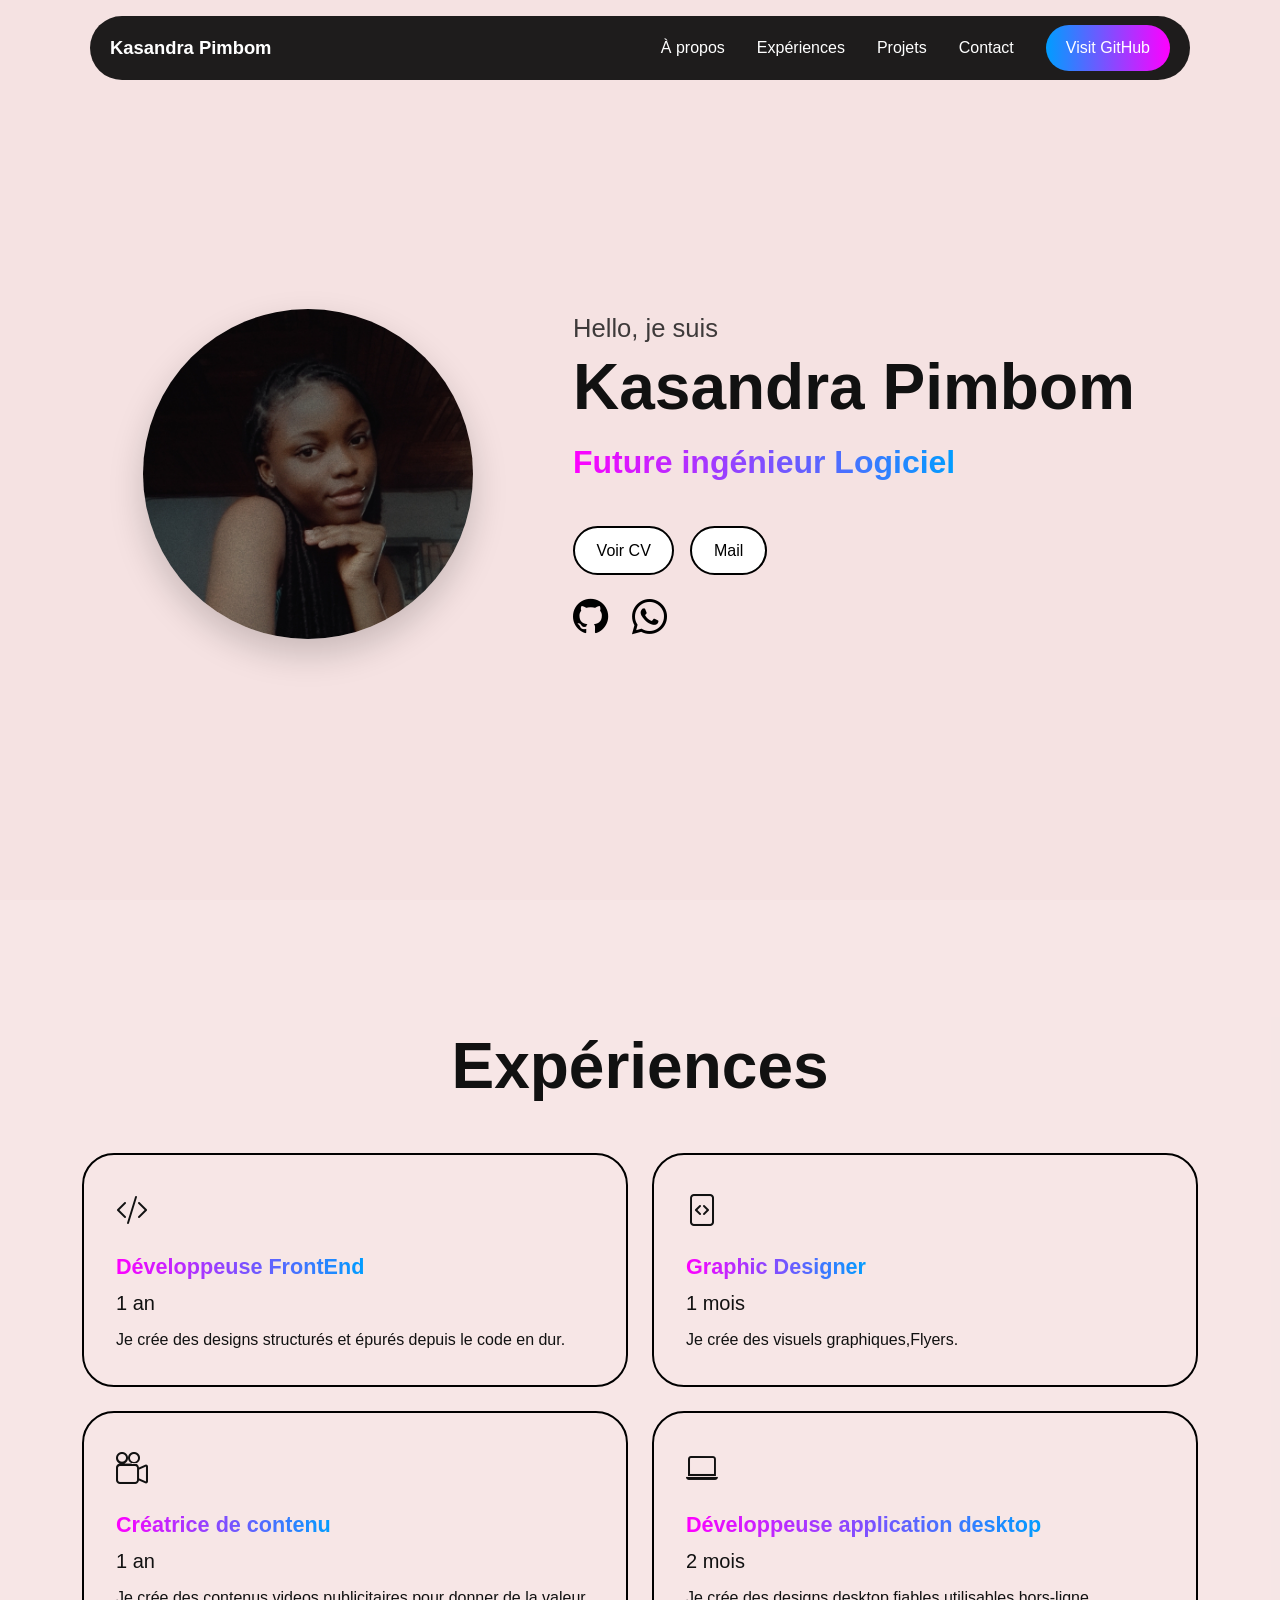
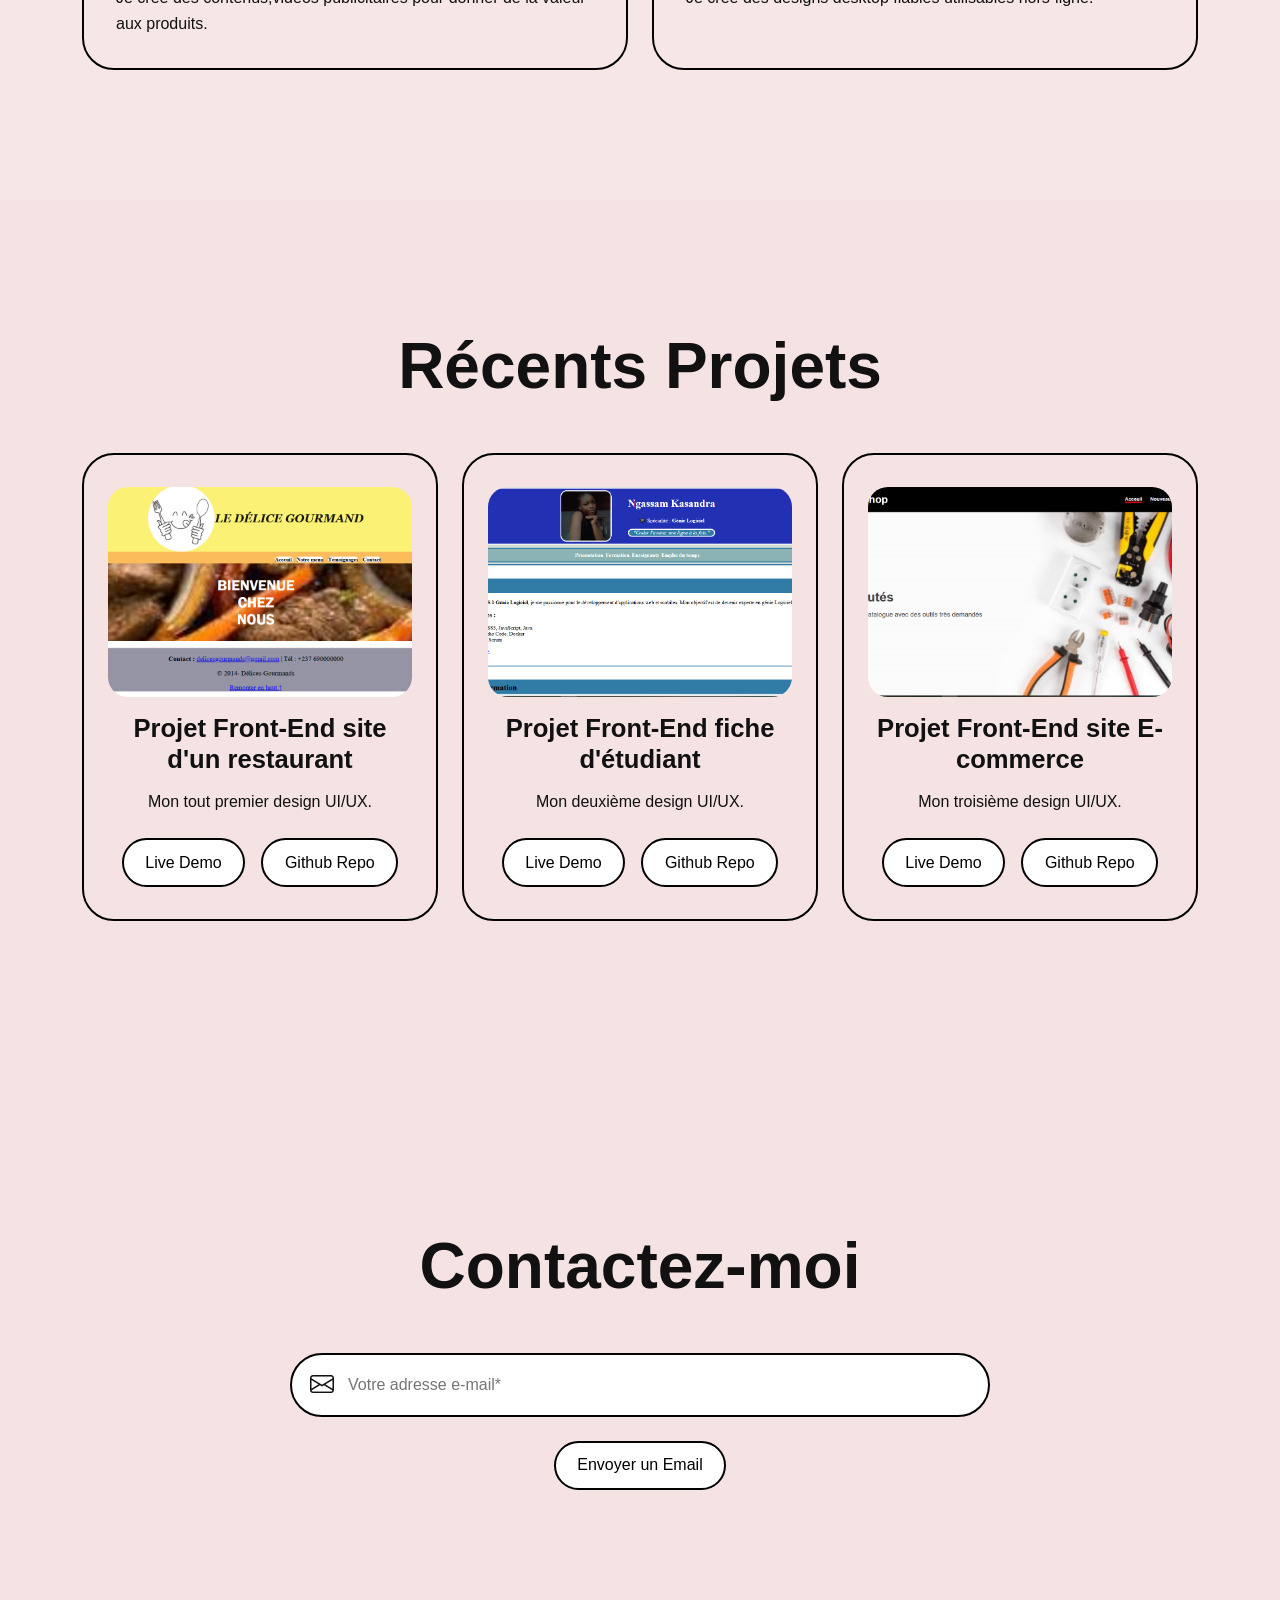
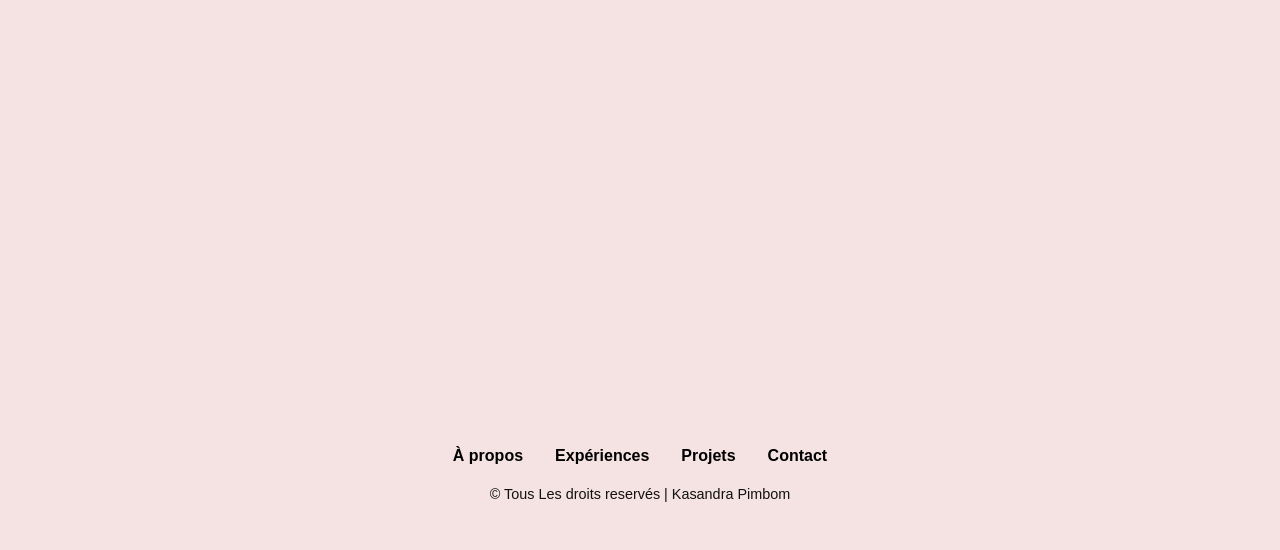
<file: index.html>
<!DOCTYPE html>
<html lang="fr">
<head>
    <meta charset="UTF-8">
    <meta name="viewport" content="width=device-width, initial-scale=1.0">
    <title>Mon Portfolio - Kasandra Pimbom</title>

    <!-- Bootstrap local -->
    <link rel="stylesheet" href="styles/bootstrap.min.css">

    <!-- Bootstrap Icons -->
    <link rel="stylesheet"
          href="https://cdn.jsdelivr.net/npm/bootstrap-icons@1.11.3/font/bootstrap-icons.css">

    <!-- Mon CSS -->
    <link rel="stylesheet" href="styles/index.css">
</head>

<body>

    <!-- ================= HEADER ================= -->
    <header class="header">
        <a href="#about" class="logo">
            Kasandra Pimbom
        </a>

        <button class="menu-btn" id="menu-icon"
                type="button"
                aria-label="Ouvrir le menu"
                aria-expanded="false">
            <i class="bi bi-list"></i>
        </button>

        <nav>
            <ul class="nav-links" id="nav-links">
                <li><a href="#about">À propos</a></li>
                <li><a href="#experience">Expériences</a></li>
                <li><a href="#projets">Projets</a></li>
                <li><a href="#contact">Contact</a></li>
                <li>
                    <a href="https://github.com/kasandra-Dev"
                       target="_blank"
                       rel="noopener noreferrer"
                       class="visit-btn">
                        Visit GitHub
                    </a>
                </li>
            </ul>
        </nav>
    </header>


    <!-- ================= À PROPOS ================= -->
    <section id="about" class="about-section">
        <div class="container">
            <div class="row align-items-center justify-content-center g-4">

                <!-- Photo -->
                <div class="col-12 col-lg-5 text-center">
                    <img src="ressources/images/kach.jpeg"
                         alt="Photo de Kasandra Pimbom"
                         class="profile-image img-fluid">
                </div>

                <!-- Présentation -->
                <div class="col-12 col-lg-7">
                    <div class="info-box text-center text-lg-start">

                        <h3>Hello, je suis</h3>
                        <h1>Kasandra Pimbom</h1>

                        <p class="job-title">
                            Future ingénieur Logiciel
                        </p>

                        <div class="btn-group-custom">
                            <a href="ressources/pages/CV.html"
                               target="_blank"
                               class="btn-custom">
                                Voir CV
                            </a>

                            <a href="mailto:kasandrapimbom@gmail.com"
                               class="btn-custom">
                                Mail
                            </a>
                        </div>

                        <div class="socials">
                            <a href="https://github.com/kasandra-Dev"
                               target="_blank"
                               rel="noopener noreferrer"
                               aria-label="GitHub">
                                <i class="bi bi-github"></i>
                            </a>

                            <a href="https://wa.me/237693555618?text=Bonjour%20Kasandra%20j%27ai%20vu%20ton%20portfolio"
                               target="_blank"
                               rel="noopener noreferrer"
                               aria-label="WhatsApp">
                                <i class="bi bi-whatsapp"></i>
                            </a>
                        </div>

                    </div>
                </div>

            </div>
        </div>
    </section>


    <!-- ================= EXPÉRIENCES ================= -->
    <section id="experience" class="experience-section">
        <div class="container">

            <h2 class="section-title">Expériences</h2>

            <div class="row row-cols-1 row-cols-md-2 g-4">

                <div class="col">
                    <article class="grid-card h-100">
                        <i class="bi bi-code-slash card-icon"></i>
                        <span>Développeuse FrontEnd</span>
                        <h3>1 an</h3>
                        <p>
                            Je crée des designs structurés et épurés
                            depuis le code en dur.
                        </p>
                    </article>
                </div>

                <div class="col">
                    <article class="grid-card h-100">
                        <i class="bi bi-file-code card-icon"></i>
                        <span> Graphic Designer</span>
                        <h3>1 mois</h3>
                        <p>
                            Je crée des visuels graphiques,Flyers.
                        </p>
                    </article>
                </div>

                <div class="col">
                    <article class="grid-card h-100">
                        <i class="bi bi-camera-reels card-icon"></i>
                        <span>Créatrice de contenu</span>
                        <h3>1 an</h3>
                        <p>
                            Je crée des contenus,videos publicitaires pour donner de la valeur aux produits.
                        </p>
                    </article>
                </div>

                <div class="col">
                    <article class="grid-card h-100">
                        <i class="bi bi-laptop card-icon"></i>
                        <span>Développeuse application desktop</span>
                        <h3>2 mois</h3>
                        <p>
                            Je crée des designs desktop fiables utilisables hors-ligne.
                        </p>
                    </article>
                </div>

            </div>

        </div>
    </section>


    <!-- ================= PROJETS ================= -->
    <section id="projets" class="projects-section">
        <div class="container">

            <h2 class="section-title">Récents Projets</h2>

            <div class="row row-cols-1 row-cols-md-2 row-cols-xl-3 g-4">

                <div class="col">
                    <article class="project-card h-100">
                        <img src="ressources/images/projets.png"
                             alt="Projet Front-End site restaurant"
                             class="project-image img-fluid">

                        <h3>Projet Front-End site d'un restaurant</h3>

                        <p>
                            Mon tout premier design UI/UX.
                        </p>

                        <div class="project-buttons">
                            <a href="#" class="btn-custom">Live Demo</a>
                            <a href="#" class="btn-custom">Github Repo</a>
                        </div>
                    </article>
                </div>

                <div class="col">
                    <article class="project-card h-100">
                        <img src="ressources/images/projet3.PNG"
                             alt="Projet Front-End fiche étudiant"
                             class="project-image img-fluid">

                        <h3>Projet Front-End fiche d'étudiant</h3>

                        <p>
                            Mon deuxième design UI/UX.
                        </p>

                        <div class="project-buttons">
                            <a href="#" class="btn-custom">Live Demo</a>
                            <a href="#" class="btn-custom">Github Repo</a>
                        </div>
                    </article>
                </div>

                <div class="col">
                    <article class="project-card h-100">
                        <img src="ressources/images/Projets2.PNG"
                             alt="Projet Front-End site e-commerce"
                             class="project-image img-fluid">

                        <h3>Projet Front-End site E-commerce</h3>

                        <p>
                            Mon troisième design UI/UX.
                        </p>

                        <div class="project-buttons">
                            <a href="#" class="btn-custom">Live Demo</a>
                            <a href="#" class="btn-custom">Github Repo</a>
                        </div>
                    </article>
                </div>

            </div>

        </div>
    </section>
    <!-- ================= CONTACT ================= -->
    <section id="contact" class="contact-section">
        <div class="container">

            <h2 class="section-title">Contactez-moi</h2>

            <form class="contact-form" action="#" method="post">

                <div class="input-wrapper">
                    <i class="bi bi-envelope"></i>

                    <input type="email"
                           name="email"
                           placeholder="Votre adresse e-mail*"
                           aria-label="Votre adresse e-mail"
                           required>          
                </div>   
                </div>
                <br>
                <button type="submit" class="btn-custom"> 
                    <a href="mailto:kasandrapimbom@gmail.com" target="_blank">Envoyer un Email</a>
                </button>
            </form>
            
               
    </section>
      


    <!-- ================= FOOTER ================= -->
    <footer class="footer">
        <ul>
            <li><a href="#about">À propos</a></li>
            <li><a href="#experience">Expériences</a></li>
            <li><a href="#projets">Projets</a></li>
            <li><a href="#contact">Contact</a></li>
        </ul>

        <p class="copyright">
            © Tous Les droits reservés | Kasandra Pimbom
        </p>
    </footer>


    <!-- Bootstrap JS local -->
    <script src="js/bootstrap.bundle.min.js"></script>

    <!-- Mon JS -->
    <script src="js/script.js"></script>

</body>
</html>
</file>
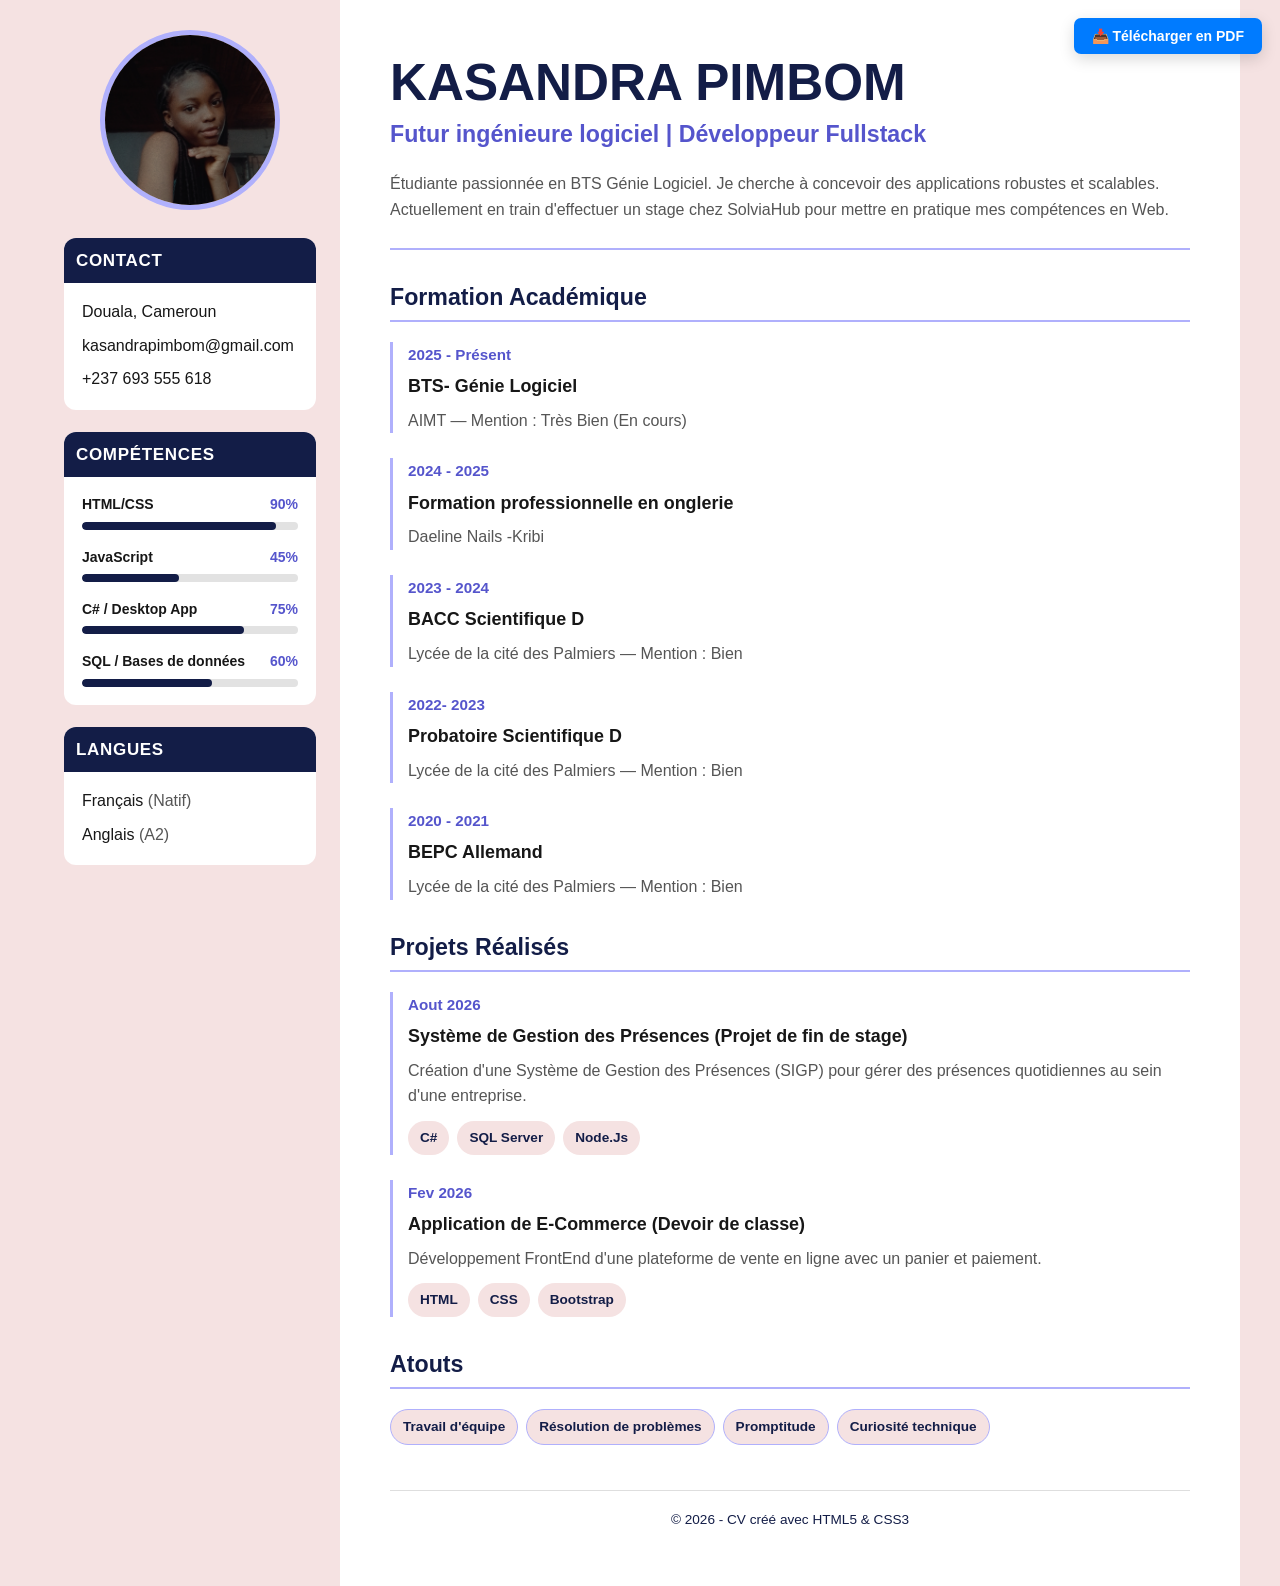
<file: ressources/pages/CV.html>
<!DOCTYPE html>
<html lang="fr">
<head>
    <meta charset="UTF-8">
    <meta name="viewport" content="width=device-width, initial-scale=1.0">
    <title>CV - Kasandra Pimbom</title>
    <link rel="stylesheet" href="cv.css">
</head>

<body>

    <button type="button" onclick="window.print()" class="download-btn">
        📥 Télécharger en PDF
    </button>

    <main class="cv-container">

        <!-- ================= SIDEBAR ================= -->
        <aside class="sidebar">

            <img src="kach.jpeg"
                 alt="Photo de Kasandra Pimbom"
                 class="profile-pic">

            <!-- Contact -->
            <section class="sidebar-card">
                <h2>Contact</h2>

                <div class="contact-info">
                    <p>Douala, Cameroun</p>
                    <p>
                        <a href="mailto:kasandrapimbom@gmail.com">
                            kasandrapimbom@gmail.com
                        </a>
                    </p>
                    <p>
                        <a href="tel:+237693555618">
                            +237 693 555 618
                        </a>
                    </p>
                </div>
            </section>

            <!-- Compétences -->
            <section class="sidebar-card">
                <h2>Compétences</h2>

                <div class="skill">
                    <div class="skill-header">
                        <span>HTML/CSS</span>
                        <span>90%</span>
                    </div>
                    <div class="progress-bar">
                        <div class="progress" style="width: 90%;"></div>
                    </div>
                </div>

                <div class="skill">
                    <div class="skill-header">
                        <span>JavaScript</span>
                        <span>45%</span>
                    </div>
                    <div class="progress-bar">
                        <div class="progress" style="width: 45%;"></div>
                    </div>
                </div>

                <div class="skill">
                    <div class="skill-header">
                        <span>C# / Desktop App</span>
                        <span>75%</span>
                    </div>
                    <div class="progress-bar">
                        <div class="progress" style="width: 75%;"></div>
                    </div>
                </div>

                <div class="skill">
                    <div class="skill-header">
                        <span>SQL / Bases de données</span>
                        <span>60%</span>
                    </div>
                    <div class="progress-bar">
                        <div class="progress" style="width: 60%;"></div>
                    </div>
                </div>
            </section>

            <!-- Langues -->
            <section class="sidebar-card">
                <h2>Langues</h2>

                <p class="language">Français <span>(Natif)</span></p>
                <p class="language">Anglais <span>(A2)</span></p>
            </section>

        </aside>


        <!-- ================= CONTENU PRINCIPAL ================= -->
        <section class="main-content">

            <header class="profile-header">
                <h1>KASANDRA PIMBOM</h1>
                <h2>Futur ingénieure logiciel | Développeur Fullstack</h2>

                <p>
                    Étudiante passionnée en BTS Génie Logiciel.
                    Je cherche à concevoir des applications robustes et scalables.
                    Actuellement en train d'effectuer un stage chez SolviaHub pour mettre
                    en pratique mes compétences en Web.
                </p>
            </header>


            <!-- Formation -->
            <section class="cv-section">
                <h2 class="section-heading">Formation Académique</h2>

                <article class="timeline-item">
                    <span class="date">2025 - Présent</span>
                    <h3> BTS- Génie Logiciel</h3>
                    <p>AIMT — Mention : Très Bien (En cours)</p>
                </article>

                 <article class="timeline-item">
                    <span class="date">2024 - 2025 </span>
                    <h3> Formation professionnelle en onglerie</h3>
                    <p>Daeline Nails -Kribi</p>
                </article>

              <article class="timeline-item">
                    <span class="date">2023 - 2024 </span>
                    <h3> BACC Scientifique D</h3>
                    <p>Lycée de la cité des Palmiers — Mention : Bien</p>
                </article>

                <article class="timeline-item">
                    <span class="date">2022- 2023 </span>
                    <h3> Probatoire Scientifique D</h3>
                    <p>Lycée de la cité des Palmiers — Mention : Bien</p>
                </article>


                <article class="timeline-item">
                    <span class="date">2020 - 2021</span>
                    <h3> BEPC Allemand</h3>
                    <p>Lycée de la cité des Palmiers — Mention : Bien</p>

                </article>
            </section>


            <!-- Projets -->
            <section class="cv-section">
                <h2 class="section-heading">Projets Réalisés</h2>
                <article class="timeline-item">
                    <span class="date">Aout 2026</span>
                    <h3>Système de Gestion des Présences (Projet de fin de stage)</h3>
                    <p>
                        Création d'une Système de Gestion des Présences (SIGP)
                        pour gérer des présences quotidiennes au sein d'une entreprise.
                    </p>

                    <div class="technologies" aria-label="Technologies utilisées">
                        <span>C#</span>
                        <span>SQL Server</span>
                        <span>Node.Js</span>
                    </div>
                </article>

                <article class="timeline-item">
                    <span class="date">Fev 2026</span>
                    <h3>Application de E-Commerce (Devoir de classe)</h3>
                    <p>
                        Développement FrontEnd d'une plateforme de vente en ligne
                        avec un panier et paiement.
                    </p>

                    <div class="technologies" aria-label="Technologies utilisées">
                        <span>HTML</span>
                        <span>CSS</span>
                        <span>Bootstrap</span>
                    </div>
                </article>

                
            </section>


            <!-- Soft skills -->
            <section class="cv-section">
                <h2 class="section-heading">Atouts</h2>

                <div class="soft-skills">
                    <span>Travail d'équipe</span>
                    <span>Résolution de problèmes</span>
                    <span>Promptitude</span>
                    <span>Curiosité technique</span>
                </div>
            </section>


            <footer class="cv-footer">
                <p>&copy; 2026 - CV créé avec HTML5 &amp; CSS3</p>
            </footer>

        </section>

    </main>

</body>
</html>
</file>
<file: styles/index.css>
/* =========================================================
   PORTFOLIO - INDEX.CSS
   Design responsive : mobile / tablette / ordinateur
   ========================================================= */

:root {
    --black: #000;
    --white: #fff;
    --text: #111;
    --bg: #f5e2e2;
    --blue: rgb(0, 157, 255);
    --pink: rgb(255, 0, 255);
    --gradient: linear-gradient(to right, var(--blue), var(--pink));
    --gradient-reverse: linear-gradient(to right, var(--pink), var(--blue));
}

/* ================= RESET ================= */

* {
    margin: 0;
    padding: 0;
    box-sizing: border-box;
    font-family: "Poppins", sans-serif;
    scroll-behavior: smooth;
}

html {
    scroll-behavior: smooth;
    scroll-padding-top: 100px;
}

body {
    background-color: var(--bg);
    color: var(--text);
    overflow-x: hidden;
}

a {
    text-decoration: none;
}

ul {
    list-style: none;
    margin: 0;
    padding: 0;
}

img {
    max-width: 100%;
    height: auto;
}

/* ================= SCROLLBAR ================= */

::-webkit-scrollbar {
    width: 10px;
}

::-webkit-scrollbar-track {
    background: #dbdbdb;
}

::-webkit-scrollbar-thumb {
    background: var(--gradient-reverse);
    border-radius: 10px;
}

/* ================= HEADER ================= */

.header {
    position: fixed;
    top: 1rem;
    left: 50%;
    transform: translateX(-50%);
    width: min(1100px, calc(100% - 2rem));
    min-height: 64px;

    display: flex;
    align-items: center;
    justify-content: space-between;

    padding: 0.5rem 1.25rem;
    gap: 1.5rem;

    background: rgba(0, 0, 0, 0.88);
    -webkit-backdrop-filter: blur(8px);
    backdrop-filter: blur(8px);

    border-radius: 3rem;
    z-index: 1000;
}

.logo {
    color: var(--white);
    font-size: 1.15rem;
    font-weight: 600;
    white-space: nowrap;
    transition: 0.3s ease-in-out;
}

.logo:hover {
    color: var(--white);
    transform: scale(1.05);
}

.nav-links {
    display: flex;
    align-items: center;
    justify-content: center;
    gap: 2rem;
}

.nav-links li a:not(.visit-btn) {
    position: relative;
    display: inline-block;
    color: var(--white);
    font-weight: 400;
    padding: 0.5rem 0;
}

.nav-links li a:not(.visit-btn)::after {
    content: "";
    position: absolute;
    left: 0;
    bottom: 0;
    width: 0;
    height: 2px;
    border-radius: 1rem;
    background: var(--gradient-reverse);
    transition: width 0.3s ease-in-out;
}

.nav-links li a:not(.visit-btn):hover::after {
    width: 100%;
}

.visit-btn {
    display: inline-flex;
    align-items: center;
    justify-content: center;
    padding: 0.7rem 1.25rem;
    border-radius: 3rem;
    color: var(--white) !important;
    font-weight: 500;
    white-space: nowrap;
    background: var(--gradient);
    transition: 0.3s ease-in-out;
}

.visit-btn:hover {
    color: var(--white);
    background: var(--gradient-reverse);
    transform: scale(1.03);
}

.menu-btn {
    display: none;
    border: 0;
    background: transparent;
    color: var(--white);
    font-size: 1.8rem;
    line-height: 1;
    cursor: pointer;
    padding: 0.25rem;
  
}

/* ================= SECTIONS ================= */

section {
    width: 100%;
    min-height: 100vh;
    padding: 8rem 0 5rem;
}

.section-title {
    margin-bottom: 3rem;
    text-align: center;
    font-size: clamp(2.2rem, 5vw, 4rem);
    font-weight: 600;
}

/* ================= ABOUT ================= */

.about-section {
    display: flex;
    align-items: center;
}

.profile-image {
    width: min(330px, 80vw);
    aspect-ratio: 1 / 1;
    object-fit: cover;
    object-position: top;
    border-radius: 50%;
    box-shadow: 0 15px 35px rgba(0, 0, 0, 0.18);
}

.info-box {
    padding: 1rem;
}

.info-box h3 {
    font-size: clamp(1.2rem, 2vw, 1.8rem);
    font-weight: 500;
    opacity: 0.8;
}

.info-box h1 {
    margin: 0.5rem 0;
    font-size: clamp(2.3rem, 5vw, 4rem);
    line-height: 1.1;
    font-weight: 700;
}

.job-title {
    display: inline-block;
    margin-top: 0.5rem;
    font-size: clamp(1.4rem, 3vw, 2rem);
    font-weight: 600;

    background: var(--gradient-reverse);
    -webkit-background-clip: text;
    background-clip: text;
    color: transparent;
}

.btn-group-custom,
.project-buttons {
    display: flex;
    align-items: center;
    gap: 1rem;
    flex-wrap: wrap;
}

.btn-group-custom {
    margin-top: 1.5rem;
}

.btn-custom {
    display: inline-flex;
    align-items: center;
    justify-content: center;

    min-height: 48px;
    padding: 0.65rem 1.35rem;

    border: 2px solid var(--black);
    border-radius: 3rem;

    background: var(--white);
    color: var(--black);

    font-size: 1rem;
    font-weight: 500;
    white-space: nowrap;

    cursor: pointer;
    transition: 0.2s ease-in-out;
}

.btn-custom:hover {
    background: var(--black);
    color: var(--white);
}
.btn-custom a{
    color: var(--black);
}
.btn-custom a:hover{
    color: var(--white);
}
.socials {
    display: flex;
    align-items: center;
    gap: 1.5rem;
    margin-top: 1.5rem;
}

.socials a {
    color: var(--black);
    font-size: 2.2rem;
    line-height: 1;
    transition: 0.2s ease-in-out;
}

.socials a:hover {
    color: var(--blue);
    transform: scale(1.1);
}

/* ================= EXPERIENCES ================= */

.experience-section {
    background: rgba(255, 255, 255, 0.15);
}

.grid-card {
    height: 100%;
    padding: 2rem;

    display: flex;
    flex-direction: column;
    align-items: flex-start;

    border: 2px solid var(--black);
    border-radius: 2rem;

    background: transparent;
    cursor: pointer;
    transition: 0.25s ease-in-out;
}

.grid-card:hover {
    background: var(--black);
    color: var(--white);
    transform: translateY(-5px);
}

.card-icon {
    margin-bottom: 1rem;
    font-size: 2rem;
}

.grid-card span {
    margin-bottom: 0.5rem;
    font-size: 1.35rem;
    font-weight: 600;

    background: var(--gradient-reverse);
    -webkit-background-clip: text;
    background-clip: text;
    color: transparent;
}

.grid-card h3 {
    margin-bottom: 0.75rem;
    font-size: 1.25rem;
}

.grid-card p {
    margin: 0;
    line-height: 1.6;
}

.experience-photo img {
    width: min(400px, 80vw);
    aspect-ratio: 1 / 1;
    object-fit: cover;
    object-position: top;
    border-radius: 2rem;
}

/* ================= PROJETS ================= */

.project-card {
    padding: 2rem 1.5rem;

    display: flex;
    flex-direction: column;
    align-items: center;
    justify-content: flex-start;

    text-align: center;
    gap: 1rem;

    border: 2px solid var(--black);
    border-radius: 2rem;

    background: transparent;
    transition: 0.3s ease-in-out;
}

.project-card:hover {
    background: var(--black);
    color: var(--white);
    transform: translateY(-7px);
}

.project-image {
    width: 100%;
    max-width: 330px;
    height: 210px;
    object-fit: cover;
    border-radius: 1.25rem;
}

.project-card h3 {
    margin: 0;
    font-size: clamp(1.3rem, 2vw, 1.8rem);
    font-weight: 600;
}

.project-card p {
    margin: 0;
}

.project-buttons {
    justify-content: center;
    margin-top: auto;
    padding-top: 0.5rem;
}

.project-card:hover .btn-custom {
    border-color: var(--white);
    background: transparent;
    color: var(--white);
}

.project-card:hover .btn-custom:hover {
    background: var(--white);
    color: var(--black);
}

/* ================= CONTACT ================= */

.contact-section {
    display: flex;
    align-items: center;
   flex-direction: column;

}

.contact-form {
    width: min(700px, 100%);
    margin: 0 auto;
    display: flex;
    flex-direction: column;
    align-items: center;
    gap: 1.5rem;
}

.input-wrapper {
    position: relative;
    width: 100%;
}

.input-wrapper i {
    position: absolute;
    top: 50%;
    left: 1.25rem;
    transform: translateY(-50%);
    font-size: 1.5rem;
    z-index: 2;
}

.input-wrapper input {
    width: 100%;
    min-height: 64px;

    padding: 1rem 1.25rem 1rem 3.5rem;

    border: 2px solid var(--black);
    border-radius: 3rem;
    outline: none;

    background: var(--white);
    font-size: 1rem;
}
 textarea{
    width: 100%;
    height: 100px;
    min-height: 64px;

    padding: 1rem 1.25rem 1rem 3.5rem;

    border: 2px solid var(--black);
    border-radius: 10px;
    outline: none;
    color: var(--text);
    background: var(--white);
    font-size: 1rem;
}
.btn-custom{
 align-items: center;   
 
}

.input-wrapper input:focus {
    box-shadow: 0 0 0 3px rgba(0, 157, 255, 0.2);
}

/* ================= FOOTER ================= */

.footer {
    min-height: 150px;
    width: 100%;

    display: flex;
    flex-direction: column;
    align-items: center;
    justify-content: center;

    gap: 1rem;
    padding: 2rem 1rem;
}

.footer ul {
    display: flex;
    align-items: center;
    justify-content: center;
    gap: 2rem;
    flex-wrap: wrap;
}

.footer ul li a {
    color: var(--black);
    font-weight: 600;
}

.footer ul li a:hover {
    color: var(--blue);
}

.copyright {
    margin: 0;
    text-align: center;
    font-size: 0.9rem;
}

/* =========================================================
   TABLETTE
   ========================================================= */

@media (max-width: 991.98px) {

    .header {
        top: 0.75rem;
    }

    .menu-btn {
        display: block;
    }

    nav {
        position: relative;
    }

    .nav-links {
        position: absolute;
        top: calc(100% + 0.75rem);
        right: 0;

        width: min(280px, calc(100vw - 2rem));

        display: none;
        flex-direction: column;
        align-items: stretch;
        gap: 0.25rem;

        padding: 1rem;

        background: rgba(0, 0, 0, 0.96);
        border-radius: 1.25rem;
        box-shadow: 0 15px 35px rgba(0, 0, 0, 0.25);
    }

    .nav-links.active {
        display: flex;
    }

    .nav-links li a:not(.visit-btn) {
        display: block;
        padding: 0.75rem 0.5rem;
    }

    .visit-btn {
        width: 100%;
        margin-top: 0.5rem;
    }

    .about-section {
        padding-top: 8rem;
    }

    .profile-image {
        width: min(300px, 65vw);
    }
}

/* =========================================================
   MOBILE
   ========================================================= */

@media (max-width: 575.98px) {

    html {
        scroll-padding-top: 85px;
    }

    section {
        min-height: auto;
        padding: 6.5rem 0 4rem;
    }

    .header {
        width: calc(100% - 1.25rem);
        min-height: 58px;
        top: 0.6rem;
        padding: 0.45rem 0.9rem;
    }

    .logo {
        font-size: 1rem;
    }

    .menu-btn {
        font-size: 1.7rem;
    }

    .nav-links {
        width: calc(100vw - 2rem);
        right: -0.35rem;
    }

    .about-section {
        padding-top: 7rem;
    }

    .profile-image {
        width: min(250px, 70vw);
    }

    .info-box {
        padding: 0;
    }

    .info-box h1 {
        font-size: clamp(2rem, 10vw, 2.8rem);
    }

    .job-title {
        font-size: 1.35rem;
    }

    .btn-group-custom {
        justify-content: center;
        gap: 0.75rem;
    }

    .btn-custom {
        min-height: 44px;
        padding: 0.6rem 1.05rem;
        font-size: 0.9rem;
    }

    .socials {
        justify-content: center;
    }

    .section-title {
        margin-bottom: 2rem;
        font-size: 2.3rem;
    }

    .grid-card {
        padding: 1.5rem;
        border-radius: 1.5rem;
    }

    .project-card {
        padding: 1.5rem 1rem;
        border-radius: 1.5rem;
    }

    .project-image {
        height: 190px;
    }

    .project-buttons {
        width: 100%;
    }

    .project-buttons .btn-custom {
        flex: 1;
    }

    .input-wrapper input {
        min-height: 56px;
        font-size: 0.95rem;
    }

    .footer {
        min-height: 170px;
    }

    .footer ul {
        gap: 0.8rem 1.25rem;
    }
}

/* ================= PETITS ÉCRANS ================= */

@media (max-width: 360px) {

    .logo {
        font-size: 0.9rem;
    }

    .profile-image {
        width: 210px;
    }

    .btn-group-custom {
        flex-direction: column;
        width: 100%;
    }

    .btn-group-custom .btn-custom {
        width: 100%;
    }

    .project-buttons {
        flex-direction: column;
    }

    .project-buttons .btn-custom {
        width: 100%;
    }
}
</file>
<file: ressources/pages/cv.css>
/* =========================================================
   CV - CSS RESPONSIVE
   ========================================================= */

:root {
    --principal: rgb(176, 176, 252);
    --secondaire: rgb(19, 29, 71);
    --text: #171717;
    --muted: #555;
    --bgcolor: rgb(245, 226, 226);
    --white: #fff;
    --border: #dedede;
}

/* ================= RESET ================= */

* {
    margin: 0;
    padding: 0;
    box-sizing: border-box;
}

html {
    scroll-behavior: smooth;
}

body {
    min-height: 100vh;
    margin: 0;

    font-family: Arial, Helvetica, sans-serif;
    color: var(--text);
    background: var(--bgcolor);
    line-height: 1.6;
}

a {
    color: inherit;
    text-decoration: none;
}

/* ================= CV ================= */

.cv-container {
    width: min(1200px, 100%);
    min-height: 100vh;
    margin: 0 auto;

    display: grid;
    grid-template-columns: 300px minmax(0, 1fr);

    background: var(--white);
}

/* ================= SIDEBAR ================= */

.sidebar {
    padding: 30px 24px;
    background: var(--bgcolor);
}

.profile-pic {
    display: block;

    width: 180px;
    height: 180px;

    margin: 0 auto 28px;

    object-fit: cover;
    object-position: top;

    border: 5px solid var(--principal);
    border-radius: 50%;

    transition: transform 0.25s ease, border-color 0.25s ease;
}

.profile-pic:hover {
    transform: scale(1.04);
    border-color: var(--secondaire);
}

.sidebar-card {
    margin-bottom: 22px;
    padding: 18px;

    background: var(--white);
    border-radius: 12px;
}

.sidebar-card h2 {
    margin: -18px -18px 16px;
    padding: 9px 12px;

    color: var(--white);
    background: var(--secondaire);

    border-radius: 12px 12px 0 0;

    font-size: 17px;
    font-weight: 700;
    text-transform: uppercase;
    letter-spacing: 0.04em;
}

.contact-info p {
    margin-bottom: 8px;
    overflow-wrap: anywhere;
}

.contact-info p:last-child {
    margin-bottom: 0;
}

.contact-info a:hover {
    color: #5555cc;
}

/* ================= COMPÉTENCES ================= */

.skill {
    margin-bottom: 16px;
}

.skill:last-child {
    margin-bottom: 0;
}

.skill-header {
    display: flex;
    justify-content: space-between;
    gap: 10px;

    margin-bottom: 6px;

    font-size: 14px;
    font-weight: 600;
}

.skill-header span:last-child {
    color: #5555cc;
}

.progress-bar {
    width: 100%;
    height: 8px;

    overflow: hidden;

    background: #e2e2e2;
    border-radius: 20px;
}

.progress {
    height: 100%;
    background: var(--secondaire);
    border-radius: inherit;
}

/* ================= LANGUES ================= */

.language {
    margin-bottom: 8px;
}

.language:last-child {
    margin-bottom: 0;
}

.language span {
    color: var(--muted);
}

/* ================= CONTENU PRINCIPAL ================= */

.main-content {
    min-width: 0;
    padding: 55px 50px;
}

.profile-header {
    padding-bottom: 25px;
    border-bottom: 2px solid var(--principal);
}

.profile-header h1 {
    margin-bottom: 5px;

    color: var(--secondaire);
    font-size: clamp(2rem, 4vw, 3.2rem);
    line-height: 1.1;
}

.profile-header h2 {
    margin-bottom: 18px;

    color: #5555cc;
    font-size: clamp(1rem, 2vw, 1.45rem);
    font-weight: 600;
}

.profile-header p {
    max-width: 800px;
    color: var(--muted);
}

/* ================= SECTIONS ================= */

.cv-section {
    margin-top: 32px;
}

.section-heading {
    margin-bottom: 20px;
    padding-bottom: 8px;

    color: var(--secondaire);

    font-size: 1.45rem;
    line-height: 1.3;

    border-bottom: 2px solid var(--principal);
}

.timeline-item {
    position: relative;

    margin-bottom: 25px;
    padding-left: 15px;

    border-left: 3px solid var(--principal);
}

.timeline-item:last-child {
    margin-bottom: 0;
}

.date {
    display: inline-block;
    margin-bottom: 5px;

    color: #5555cc;
    font-size: 0.95rem;
    font-weight: 700;
}

.timeline-item h3 {
    margin-bottom: 7px;

    color: var(--text);
    font-size: 1.12rem;
}

.timeline-item p {
    color: var(--muted);
}

/* ================= TECHNOLOGIES ================= */

.technologies,
.soft-skills {
    display: flex;
    flex-wrap: wrap;
    gap: 8px;
}

.technologies {
    margin-top: 12px;
}

.technologies span,
.soft-skills span {
    display: inline-block;

    padding: 6px 12px;

    color: var(--secondaire);
    background: var(--bgcolor);

    border-radius: 20px;

    font-size: 0.85rem;
    font-weight: 600;
}

/* ================= SOFT SKILLS ================= */

.soft-skills span {
    border: 1px solid var(--principal);
}

/* ================= FOOTER ================= */

.cv-footer {
    margin-top: 45px;
    padding-top: 18px;

    text-align: center;
    color: var(--secondaire);

    border-top: 1px solid var(--border);
}

.cv-footer p {
    font-size: 0.85rem;
}

/* ================= BOUTON PDF ================= */

.download-btn {
    position: fixed;
    top: 18px;
    right: 18px;

    z-index: 1000;

    padding: 10px 18px;

    border: none;
    border-radius: 7px;

    color: var(--white);
    background: #007bff;

    font-size: 14px;
    font-weight: 600;

    cursor: pointer;

    box-shadow: 0 5px 15px rgba(0, 0, 0, 0.15);
}

.download-btn:hover {
    opacity: 0.9;
}

/* =========================================================
   TABLETTE
   ========================================================= */

@media (max-width: 900px) {

    .cv-container {
        grid-template-columns: 240px minmax(0, 1fr);
    }

    .sidebar {
        padding: 25px 16px;
    }

    .profile-pic {
        width: 145px;
        height: 145px;
    }

    .main-content {
        padding: 45px 28px;
    }
}

/* =========================================================
   MOBILE
   ========================================================= */

@media (max-width: 700px) {

    body {
        background: var(--white);
    }

    .cv-container {
        display: flex;
        flex-direction: column;
        width: 100%;
    }

    .sidebar {
        width: 100%;
        padding: 75px 20px 25px;
    }

    .profile-pic {
        width: 150px;
        height: 150px;
    }

    .sidebar-card {
        max-width: 600px;
        margin-left: auto;
        margin-right: auto;
    }

    .main-content {
        width: 100%;
        padding: 30px 20px;
    }

    .profile-header {
        text-align: center;
    }

    .profile-header h1 {
        font-size: 2rem;
    }

    .profile-header h2 {
        font-size: 1.05rem;
    }

    .profile-header p {
        text-align: left;
    }

    .section-heading {
        font-size: 1.3rem;
    }

    .download-btn {
        position: absolute;
        top: 15px;
        right: 15px;
    }
}

/* =========================================================
   PETIT MOBILE
   ========================================================= */

@media (max-width: 400px) {

    .sidebar {
        padding-left: 14px;
        padding-right: 14px;
    }

    .main-content {
        padding-left: 14px;
        padding-right: 14px;
    }

    .sidebar-card {
        padding: 15px;
    }

    .sidebar-card h2 {
        margin: -15px -15px 15px;
    }

    .profile-header h1 {
        font-size: 1.7rem;
    }

    .timeline-item h3 {
        font-size: 1rem;
    }

    .download-btn {
        padding: 8px 12px;
        font-size: 12px;
    }
}

/* =========================================================
   IMPRESSION / PDF
   ========================================================= */

@media print {

    @page {
        margin: 0;
        size: A4;
    }

    body {
        background: white;
        font-size: 11px;
    }

    .download-btn {
        display: none;
    }

    .cv-container {
        width: 100%;
        min-height: 0;
        margin: 0;
        display: grid;
        grid-template-columns: 250px minmax(0, 1fr);
    }

    .sidebar {
        padding: 20px 15px;
    }

    .profile-pic {
        width: 130px;
        height: 130px;
    }

    .main-content {
        padding: 25px 30px;
    }

    .cv-section {
        margin-top: 20px;
    }

    .timeline-item {
        break-inside: avoid;
    }

    .sidebar-card {
        break-inside: avoid;
    }

    .cv-footer {
        margin-top: 20px;
    }
}
</file>
